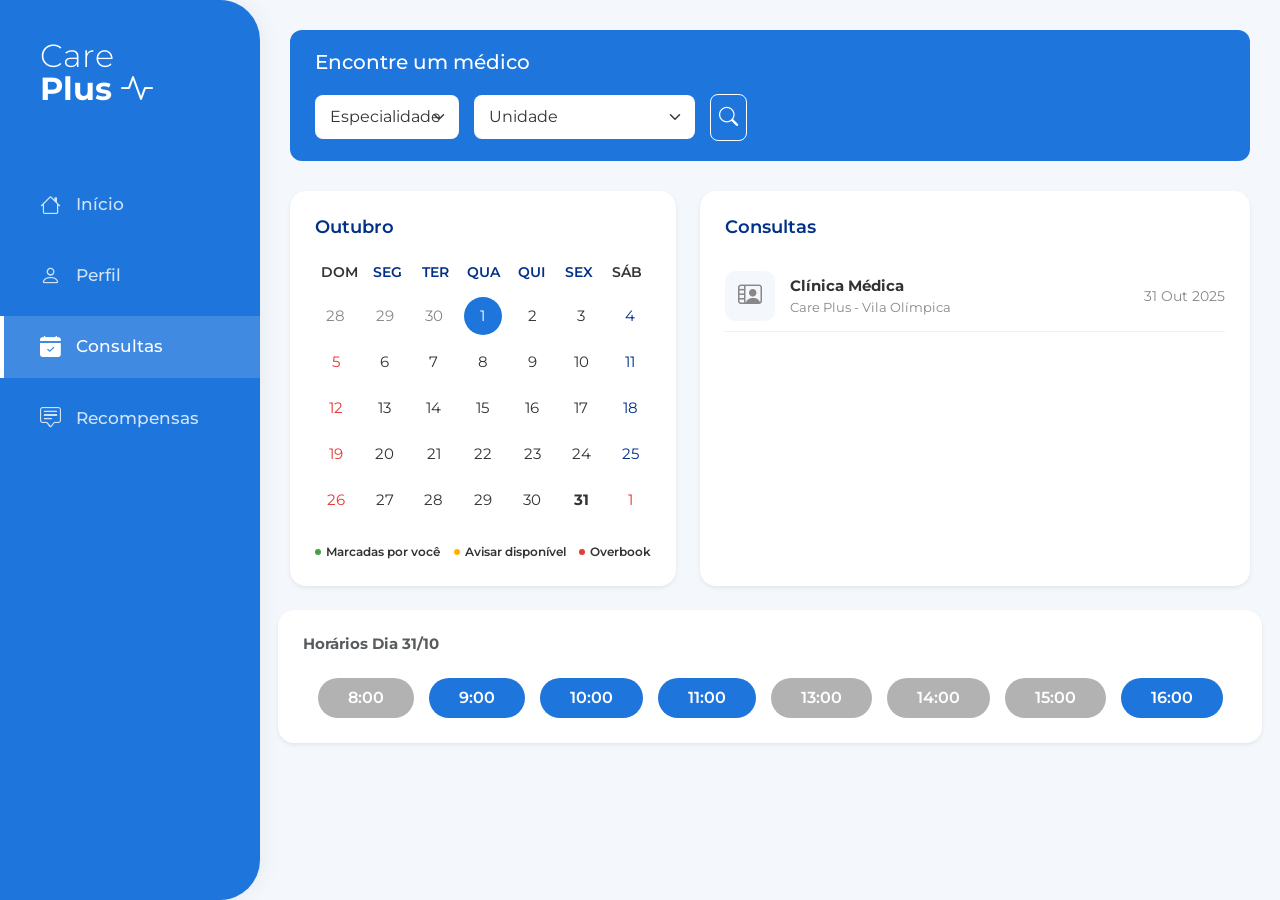
<file: index.html>
<!DOCTYPE html>
<html lang="pt-br">
<head>
    <meta charset="UTF-8" />
    <meta name="viewport" content="width=device-width, initial-scale=1.0" />
    <title>Care Plus - Agendamentos</title>
    <!-- Bootstrap 5 -->
    <link href="https://cdn.jsdelivr.net/npm/bootstrap@5.3.0/dist/css/bootstrap.min.css" rel="stylesheet" />
    <!-- Bootstrap Icons -->
    <link rel="stylesheet" href="https://cdn.jsdelivr.net/npm/bootstrap-icons@1.11.1/font/bootstrap-icons.css" />
    <!-- Google Fonts -->
    <link href="https://fonts.googleapis.com/css2?family=Montserrat:wght@300;400;500;600;700&display=swap" rel="stylesheet" />
    <!-- Custom CSS -->
    <link rel="stylesheet" href="src/assets/css/calendar.css" />
</head>
<body>
    <div id="app-container">
        <!-- Sidebar -->
        <nav class="sidebar">
            <div class="brand mb-4">
                <h2 class="fw-bold m-0" style="color: white; line-height: 1;"><span style="font-weight: 300;">Care</span><br>Plus <i class="bi bi-activity"></i></h2>
            </div>
            
            <ul class="sidebar-nav">
                <li><a href="inicio.html"><i class="bi bi-house"></i> Início</a></li>
                <li><a href="perfil.html"><i class="bi bi-person"></i> Perfil</a></li>
                <li><a href="index.html" class="active"><i class="bi bi-calendar-check-fill"></i> Consultas</a></li>
                <li><a href="#"><i class="bi bi-chat-square-text"></i> Recompensas</a></li>
            </ul>
        </nav>

        <!-- Main Content -->
        <main class="main-content">
            <div class="mx-auto w-100" style="max-width: 1400px;">
            
            <!-- Search Panel -->
            <div class="search-panel">
                <h5>Encontre um médico</h5>
                <form class="search-form align-items-center">
                    <select class="form-select w-auto" id="searchSpecialty">
                        <option value="Todas" selected>Especialidade</option>
                        <option value="Clínica Médica">Clínica Médica</option>
                        <option value="Ortopedista">Ortopedia</option>
                        <option value="Dermatologista">Dermatologia</option>
                        <option value="Cardiologista">Cardiologia</option>
                    </select>

                    <select class="form-select w-auto" id="searchUnit">
                        <option value="Todas" selected>Unidade</option>
                        <option value="1">Care Plus - Vila Olímpica</option>
                        <option value="2">Care Plus - Paulista</option>
                    </select>

                    <button type="button" class="search-btn h-100 p-2 ml-2" id="searchBtn">
                        <i class="bi bi-search" style="font-size: 1.2rem;"></i>
                    </button>
                </form>
            </div>

            <div class="row g-4 mb-4">
                <!-- Calendar Section -->
                <div class="col-lg-5">
                    <div class="care-card shadow-sm">
                        <h4 class="card-title" style="margin-bottom: 25px;">Outubro</h4>
                        
                        <div class="calendar-header">
                            <div style="color: var(--text-dark);">DOM</div>
                            <div>SEG</div>
                            <div>TER</div>
                            <div>QUA</div>
                            <div>QUI</div>
                            <div>SEX</div>
                            <div style="color: var(--text-dark);">SÁB</div>
                        </div>

                        <div class="calendar-grid" id="calendarGrid">
                            <!-- Previous month days -->
                            <div class="calendar-day">28</div>
                            <div class="calendar-day">29</div>
                            <div class="calendar-day">30</div>
                            
                            <!-- Current month days -->
                            <!-- Destaques baseados nas cores da imagem -->
                            <div class="calendar-day current-month active-day text-white">1</div>
                            <div class="calendar-day current-month">2</div>
                            <div class="calendar-day current-month">3</div>
                            <div class="calendar-day current-month weekend">4</div>
                            
                            <!-- Simulating rest of dates based on image... -->
                            <div class="calendar-day current-month weekend" style="color: var(--care-danger);">5</div>
                            <div class="calendar-day current-month">6</div>
                            <div class="calendar-day current-month">7</div>
                            <div class="calendar-day current-month">8</div>
                            <div class="calendar-day current-month">9</div>
                            <div class="calendar-day current-month">10</div>
                            <div class="calendar-day current-month weekend">11</div>

                            <div class="calendar-day current-month weekend" style="color: var(--care-danger);">12</div>
                            <div class="calendar-day current-month has-user-event">13</div>
                            <div class="calendar-day current-month has-user-event">14</div>
                            <div class="calendar-day current-month has-warning">15</div>
                            <div class="calendar-day current-month has-user-event">16</div>
                            <div class="calendar-day current-month has-user-event">17</div>
                            <div class="calendar-day current-month weekend">18</div>

                            <div class="calendar-day current-month weekend" style="color: var(--care-danger);">19</div>
                            <div class="calendar-day current-month has-user-event">20</div>
                            <div class="calendar-day current-month has-user-event">21</div>
                            <div class="calendar-day current-month has-user-event">22</div>
                            <div class="calendar-day current-month has-user-event">23</div>
                            <div class="calendar-day current-month has-user-event">24</div>
                            <div class="calendar-day current-month weekend">25</div>

                            <div class="calendar-day current-month weekend" style="color: var(--care-danger);">26</div>
                            <div class="calendar-day current-month has-warning">27</div>
                            <div class="calendar-day current-month has-user-event">28</div>
                            <div class="calendar-day current-month has-user-event">29</div>
                            <div class="calendar-day current-month has-danger">30</div>
                            <div class="calendar-day current-month has-danger" style="color: var(--text-dark); font-weight: bold;">31</div>
                            <div class="calendar-day weekend" style="color: var(--care-danger);">1</div>
                        </div>

                        <!-- Legends -->
                        <div class="calendar-legend mt-4">
                            <div class="legend-item">
                                <span class="dot dot-success"></span> Marcadas por você
                            </div>
                            <div class="legend-item">
                                <span class="dot dot-warning"></span> Avisar disponível
                            </div>
                            <div class="legend-item">
                                <span class="dot dot-danger"></span> Overbook
                            </div>
                        </div>
                    </div>
                </div>

                <!-- Consultations list section -->
                <div class="col-lg-7">
                    <div class="care-card shadow-sm h-100">
                        <h4 class="card-title mb-4">Consultas</h4>
                        
                        <div class="appointment-list">
                            <!-- Item 1 -->
                            <div class="appointment-list-item">
                                <div class="appointment-icon">
                                    <i class="bi bi-person-video2" style="font-size: 1.5rem; color: var(--text-muted);"></i>
                                </div>
                                <div class="appointment-details">
                                    <p class="appointment-title">Clínica Médica</p>
                                    <p class="appointment-sub">Care Plus - Vila Olímpica</p>
                                </div>
                                <div class="appointment-date text-end">
                                    <span class="date-main">31 Out 2025</span>
                                </div>
                            </div>
                            
                        <div class="appointment-list" id="appointmentListContainer">
                            <!-- Injected recursively by main.js -->
                        </div>
                    </div>
                </div>
            </div>

            <!-- Time Slots Section (Image 1 reference) -->
            <div class="care-card shadow-sm mb-4">
                <h6 class="text-muted fw-bold mb-4" style="font-size: 0.95rem;">Horários Dia 31/10</h6>
                <div class="time-slots">
                    <button class="time-slot" disabled>8:00</button>
                    <button class="time-slot available">9:00</button>
                    <button class="time-slot available">10:00</button>
                    <button class="time-slot available">11:00</button>
                    <button class="time-slot" disabled>13:00</button>
                    <button class="time-slot" disabled>14:00</button>
                    <button class="time-slot" disabled>15:00</button>
                    <button class="time-slot available">16:00</button>
                </div>
            </div>

            <!-- Médicos Fictícios -->
            <div class="row mt-4 mb-4" id="doctorsContainer">
                <!-- Injected via main.js -->
            </div>
            
            </div> <!-- Fechamento da div mx-auto -->
        </main>
    </div>

    <!-- Bootstrap 5 JS -->
    <script src="https://cdn.jsdelivr.net/npm/bootstrap@5.3.0/dist/js/bootstrap.bundle.min.js"></script>
    
    <!-- Custom JS -->
    <script type="module" src="src/scripts/main.js"></script>
</body>
</html>
</file>
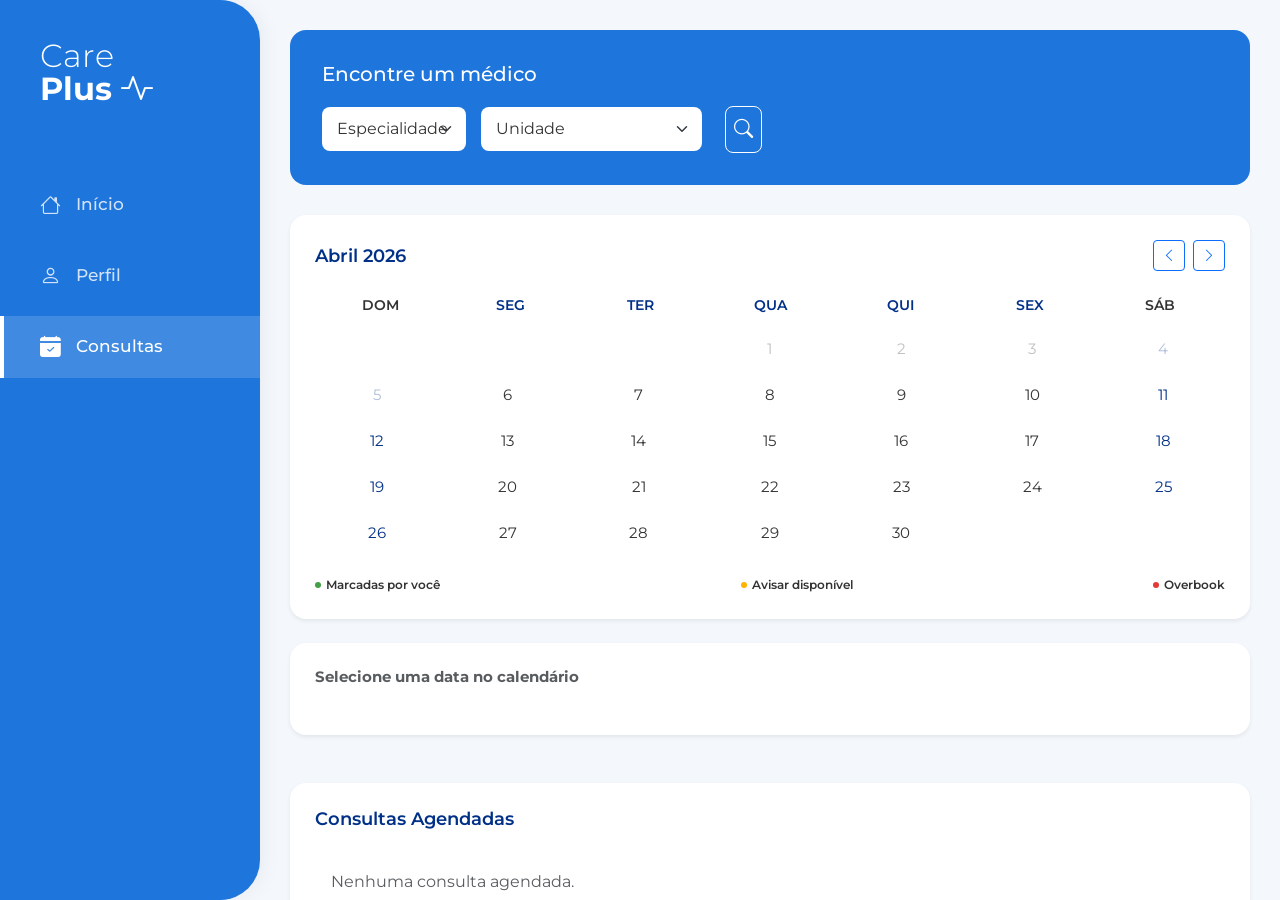
<file: consultas.html>
<!doctype html>
<html lang="pt-br">
  <head>
    <meta charset="UTF-8" />
    <meta name="viewport" content="width=device-width, initial-scale=1.0" />
    <title>Care Plus - Agendamentos</title>
    <!-- Bootstrap 5 -->
    <link
      href="https://cdn.jsdelivr.net/npm/bootstrap@5.3.0/dist/css/bootstrap.min.css"
      rel="stylesheet"
    />
    <!-- Bootstrap Icons -->
    <link
      rel="stylesheet"
      href="https://cdn.jsdelivr.net/npm/bootstrap-icons@1.11.1/font/bootstrap-icons.css"
    />
    <!-- Google Fonts -->
    <link
      href="https://fonts.googleapis.com/css2?family=Montserrat:wght@300;400;500;600;700&display=swap"
      rel="stylesheet"
    />
    <!-- Estilos Refatorados -->
    <link rel="stylesheet" href="src/assets/css/global.css" />
    <link rel="stylesheet" href="src/assets/css/consultas.css" />
  </head>
  <body>
    <!-- Mobile Header -->
    <div class="mobile-header">
      <div class="fw-bold m-0" style="line-height: 1">
        <span style="font-weight: 300">Care</span>Plus
      </div>
      <button class="btn text-white p-0" id="sidebarToggle">
        <i class="bi bi-list" style="font-size: 1.8rem"></i>
      </button>
    </div>

    <div id="app-container">
      <!-- Sidebar -->
      <nav class="sidebar" id="sidebar">
        <div
          class="brand mb-4 d-flex justify-content-between align-items-center"
        >
          <h2 class="fw-bold m-0" style="color: white; line-height: 1">
            <span style="font-weight: 300">Care</span><br />Plus
            <i class="bi bi-activity"></i>
          </h2>
          <button class="btn d-lg-none text-white p-0" id="sidebarClose">
            <i class="bi bi-x-lg"></i>
          </button>
        </div>

        <ul class="sidebar-nav">
          <li>
            <a href="inicio.html"><i class="bi bi-house"></i> Início</a>
          </li>
          <li>
            <a href="perfil.html"><i class="bi bi-person"></i> Perfil</a>
          </li>
          <li>
            <a href="consultas.html" class="active"
              ><i class="bi bi-calendar-check-fill"></i> Consultas</a
            >
          </li>
        </ul>
      </nav>

      <!-- Main Content -->
      <main class="main-content">
        <div class="mx-auto w-100" style="max-width: 1400px">
          <!-- Search Panel -->
          <div class="search-panel">
            <h5>Encontre um médico</h5>
            <form class="search-form align-items-center">
              <select class="form-select w-auto" id="searchSpecialty">
                <option value="Todas" selected>Especialidade</option>
                <option value="Clínica Médica">Clínica Médica</option>
                <option value="Ortopedista">Ortopedia</option>
                <option value="Dermatologista">Dermatologia</option>
                <option value="Cardiologista">Cardiologia</option>
              </select>

              <select class="form-select w-auto" id="searchUnit">
                <option value="Todas" selected>Unidade</option>
                <option value="1">Care Plus - Vila Olímpica</option>
                <option value="2">Care Plus - Paulista</option>
              </select>

              <button
                type="button"
                class="search-btn h-100 p-2 ms-2"
                id="searchBtn"
                aria-label="Pesquisar"
              >
                <i class="bi bi-search" style="font-size: 1.2rem"></i>
              </button>
            </form>
          </div>

          <div class="row g-4 mb-4">
            <!-- Calendar Section -->
            <div class="col-12">
              <div class="care-card shadow-sm">
                <div
                  class="d-flex justify-content-between align-items-center mb-4"
                >
                  <h4 class="card-title mb-0" id="currentMonthLabel">
                    Abril 2026
                  </h4>
                  <div class="d-flex gap-2">
                    <button
                      class="btn btn-outline-primary btn-sm"
                      id="prevMonth"
                      aria-label="Mês anterior"
                    >
                      <i class="bi bi-chevron-left"></i>
                    </button>
                    <button
                      class="btn btn-outline-primary btn-sm"
                      id="nextMonth"
                      aria-label="Próximo mês"
                    >
                      <i class="bi bi-chevron-right"></i>
                    </button>
                  </div>
                </div>

                <div class="calendar-header">
                  <div style="color: var(--text-dark)">DOM</div>
                  <div>SEG</div>
                  <div>TER</div>
                  <div>QUA</div>
                  <div>QUI</div>
                  <div>SEX</div>
                  <div style="color: var(--text-dark)">SÁB</div>
                </div>

                <div class="calendar-grid" id="calendarGrid">
                  <!-- Injetado dinamicamente via renderCalendar no main.js -->
                </div>

                <!-- Legends -->
                <div class="calendar-legend mt-4">
                  <div class="legend-item">
                    <span class="dot dot-success"></span> Marcadas por você
                  </div>
                  <div class="legend-item">
                    <span class="dot dot-warning"></span> Avisar disponível
                  </div>
                  <div class="legend-item">
                    <span class="dot dot-danger"></span> Overbook
                  </div>
                </div>
              </div>
            </div>
          </div>

          <!-- Time Slots Section (Image 1 reference) -->
          <div class="care-card shadow-sm mb-4">
            <h6
              id="selectedDayLabel"
              class="text-muted fw-bold mb-4"
              style="font-size: 0.95rem"
            >
              Selecione uma data no calendário
            </h6>
            <div class="time-slots" id="timeSlotsContainer">
              <!-- Injetado via JS -->
            </div>
          </div>

          <!-- Médicos Fictícios -->
          <div class="row mt-4 mb-4" id="doctorsContainer">
            <!-- Injected via main.js -->
          </div>

          <!-- Consultations list section -->
          <div class="care-card shadow-sm mb-4">
            <h4 class="card-title mb-4">Consultas Agendadas</h4>
            <div class="appointment-list" id="appointmentListContainer">
              <p class="text-muted p-3">Carregando consultas...</p>
            </div>
          </div>
        </div>
        <!-- Fechamento da div mx-auto -->
      </main>
    </div>

    <!-- Bootstrap 5 JS -->
    <script src="https://cdn.jsdelivr.net/npm/bootstrap@5.3.0/dist/js/bootstrap.bundle.min.js"></script>

    <!-- Custom JS -->
    <script type="module" src="src/scripts/main.js"></script>
  </body>
</html>
</file>
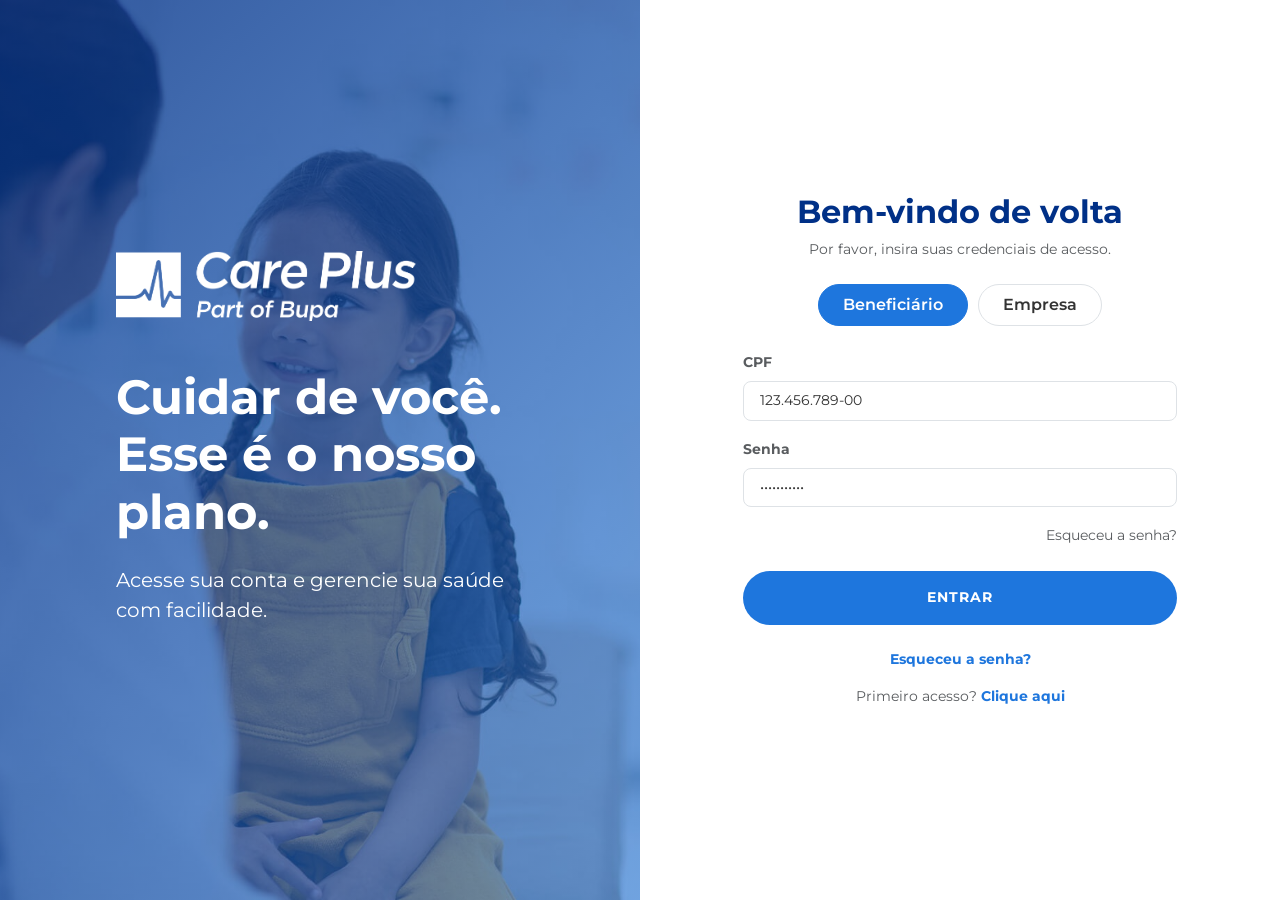
<file: login.html>
<!doctype html>
<html lang="pt-br">
  <head>
    <meta charset="UTF-8" />
    <meta name="viewport" content="width=device-width, initial-scale=1.0" />
    <title>Care Plus - Login</title>
    <!-- Bootstrap 5 CSS -->
    <link
      href="https://cdn.jsdelivr.net/npm/bootstrap@5.3.0/dist/css/bootstrap.min.css"
      rel="stylesheet"
    />
    <!-- Bootstrap Icons -->
    <link
      rel="stylesheet"
      href="https://cdn.jsdelivr.net/npm/bootstrap-icons@1.11.1/font/bootstrap-icons.css"
    />
    <!-- Google Fonts: Montserrat -->
    <link
      href="https://fonts.googleapis.com/css2?family=Montserrat:wght@300;400;500;600;700&display=swap"
      rel="stylesheet"
    />
    <!-- Custom CSS -->
    <link rel="stylesheet" href="src/assets/css/login.css" />
  </head>
  <body>
    <div class="container-fluid h-100 p-0 overflow-hidden">
      <div class="row h-100 g-0">
        <!-- Left Panel (Branding) -->
        <div
          class="col-lg-6 d-none d-lg-flex flex-column justify-content-center align-items-center text-white p-5 left-panel"
        >
          <div class="branding-overlay"></div>
          <div class="branding-content w-75 position-relative">
            <div class="logo mb-5">
              <img
                src="src/assets/imgs/logo2.png"
                alt="Care Plus Logo"
                style="height: 70px; filter: brightness(0) invert(1)"
              />
            </div>
            <h1 class="display-5 fw-bold mb-4">
              Cuidar de você.<br />Esse é o nosso plano.
            </h1>
            <p class="fs-5 mb-4">
              Acesse sua conta e gerencie sua saúde com facilidade.
            </p>
          </div>
        </div>

        <!-- Right Panel (Login Form) -->
        <div
          class="col-lg-6 col-md-12 d-flex justify-content-center align-items-center bg-white p-4 right-panel"
        >
          <div
            class="card border-0 p-2 login-card w-100"
            style="max-width: 450px"
          >
            <div class="card-body text-center p-0">
              <div class="login-header mb-4 d-lg-none">
                <img
                  src="src/assets/imgs/care-logo.svg"
                  alt="Care Plus Logo"
                  style="height: 60px"
                />
              </div>
              <h2 class="fw-bold mb-2 color-corporate">Bem-vindo de volta</h2>
              <p class="text-muted mb-4 small">
                Por favor, insira suas credenciais de acesso.
              </p>

              <!-- Tabs for Category -->
              <div
                class="nav nav-pills mb-4 justify-content-center care-tabs"
                id="pills-tab"
                role="tablist"
              >
                <button
                  class="nav-link active rounded-pill px-4 small"
                  data-bs-toggle="pill"
                >
                  Beneficiário
                </button>
                <button
                  class="nav-link rounded-pill px-4 small"
                  data-bs-toggle="pill"
                >
                  Empresa
                </button>
              </div>

              <form id="loginForm" class="text-start">
                <div class="mb-3">
                  <label for="email" class="form-label text-muted small fw-bold"
                    >CPF</label
                  >
                  <input
                    type="text"
                    class="form-control rounded-3 py-2 px-3"
                    id="email"
                    placeholder="000.000.000-00"
                    value="123.456.789-00"
                    required
                  />
                </div>
                <div class="mb-3">
                  <label
                    for="password"
                    class="form-label text-muted small fw-bold"
                    >Senha</label
                  >
                  <input
                    type="password"
                    class="form-control rounded-3 py-2 px-3"
                    id="password"
                    placeholder="Sua senha"
                    value="password123"
                    required
                  />
                </div>
                <div class="text-end mb-4">
                  <a href="#" class="text-decoration-none small text-muted"
                    >Esqueceu a senha?</a
                  >
                </div>

                <button
                  type="submit"
                  class="btn btn-primary-care w-100 py-3 mb-4 rounded-pill fw-bold"
                >
                  ENTRAR
                </button>

                <div class="text-center">
                  <a
                    href="#"
                    class="text-decoration-none small color-primary fw-bold d-block mb-3"
                    >Esqueceu a senha?</a
                  >
                  <p class="small text-muted mb-0">
                    Primeiro acesso?
                    <a
                      href="#"
                      class="color-primary fw-bold text-decoration-none"
                      >Clique aqui</a
                    >
                  </p>
                </div>
              </form>
            </div>
          </div>
        </div>
      </div>
    </div>

    <!-- Bootstrap 5 JS -->
    <script src="https://cdn.jsdelivr.net/npm/bootstrap@5.3.0/dist/js/bootstrap.bundle.min.js"></script>
    <!-- Custom JS -->
    <script src="src/scripts/login.js"></script>
  </body>
</html>
</file>
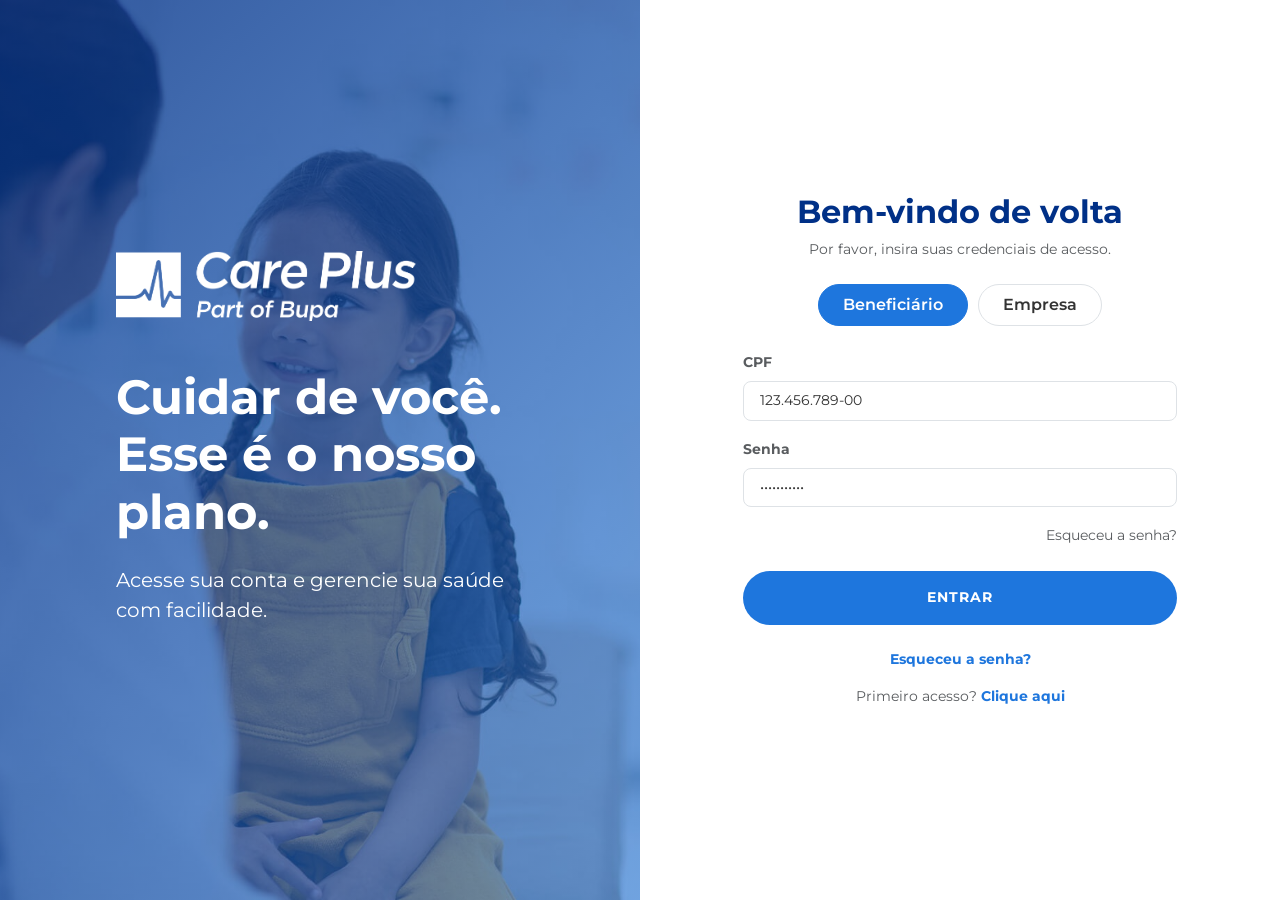
<file: src/login.html>
<!DOCTYPE html>
<html lang="pt-br">
<head>
    <meta charset="UTF-8">
    <meta name="viewport" content="width=device-width, initial-scale=1.0">
    <title>Care Plus - Login</title>
    <!-- Bootstrap 5 CSS -->
    <link href="https://cdn.jsdelivr.net/npm/bootstrap@5.3.0/dist/css/bootstrap.min.css" rel="stylesheet">
    <!-- Bootstrap Icons -->
    <link rel="stylesheet" href="https://cdn.jsdelivr.net/npm/bootstrap-icons@1.11.1/font/bootstrap-icons.css">
    <!-- Google Fonts: Montserrat -->
    <link href="https://fonts.googleapis.com/css2?family=Montserrat:wght@300;400;500;600;700&display=swap" rel="stylesheet">
    <!-- Custom CSS -->
    <link rel="stylesheet" href="style.css">
</head>
<body>
    <div class="container-fluid h-100 p-0 overflow-hidden">
        <div class="row h-100 g-0">
            <!-- Left Panel (Branding) -->
            <div class="col-lg-6 d-none d-lg-flex flex-column justify-content-center align-items-center text-white p-5 left-panel">
                <div class="branding-overlay"></div>
                <div class="branding-content w-75  position-relative">
                    <div class="logo mb-5 ">
                        <img src="logo2.png" alt="Care Plus Logo" style="height: 70px; filter: brightness(0) invert(1);">
                    </div>
                    <h1 class="display-5 fw-bold mb-4">Cuidar de você.<br>Esse é o nosso plano.</h1>
                    <p class="fs-5 mb-4">Acesse sua conta e gerencie sua saúde com facilidade.</p>
                </div>
            </div>

            <!-- Right Panel (Login Form) -->
            <div class="col-lg-6 col-md-12 d-flex justify-content-center align-items-center bg-white p-4 right-panel">
                <div class="card border-0 p-2 login-card w-100" style="max-width: 450px;">
                    <div class="card-body text-center p-0">
                        <div class="login-header mb-4 d-lg-none">
                            <img src="care-logo.svg" alt="Care Plus Logo" style="height: 60px;">
                        </div>
                        <h2 class="fw-bold mb-2 color-corporate">Bem-vindo de volta</h2>
                        <p class="text-muted mb-4 small">Por favor, insira suas credenciais de acesso.</p>
                        
                        <!-- Tabs for Category (Simplified for demo) -->
                        <div class="nav nav-pills mb-4 justify-content-center care-tabs" id="pills-tab" role="tablist">
                            <button class="nav-link active rounded-pill px-4 small" data-bs-toggle="pill">Beneficiário</button>
                            <button class="nav-link rounded-pill px-4 small" data-bs-toggle="pill">Empresa</button>
                        </div>

                        <form id="loginForm" class="text-start">
                            <div class="mb-3">
                                <label for="email" class="form-label text-muted small fw-bold">CPF</label>
                                <input type="text" class="form-control rounded-3 py-2 px-3" id="email" placeholder="000.000.000-00" value="123.456.789-00" required>
                            </div>
                            <div class="mb-3">
                                <label for="password" class="form-label text-muted small fw-bold">Senha</label>
                                <input type="password" class="form-control rounded-3 py-2 px-3" id="password" placeholder="Sua senha" value="password123" required>
                            </div>
                            <div class="text-end mb-4">
                                <a href="#" class="text-decoration-none small text-muted">Esqueceu a senha?</a>
                            </div>
                            
                            <button type="submit" class="btn btn-primary-care w-100 py-3 mb-4 rounded-pill fw-bold">ENTRAR</button>
                            
                            <div class="text-center">
                                <a href="#" class="text-decoration-none small color-primary fw-bold d-block mb-3">Esqueceu a senha?</a>
                                <p class="small text-muted mb-0">Primeiro acesso? <a href="#" class="color-primary fw-bold text-decoration-none">Clique aqui</a></p>
                            </div>
                        </form>
                    </div>
                </div>
            </div>
        </div>
    </div>

    <!-- Bootstrap 5 JS -->
    <script src="https://cdn.jsdelivr.net/npm/bootstrap@5.3.0/dist/js/bootstrap.bundle.min.js"></script>
    <!-- Custom JS -->
    <script src="script.js"></script>
</body>
</html>
</file>
<file: src/assets/css/calendar.css>
:root {
    --care-primary: #1E76DD;
    --care-corporate: #003087;
    --care-light: #F4F7FC;
    --care-white: #FFFFFF;
    --care-danger: #E53935;
    --care-warning: #FFB300;
    --care-success: #43A047;
    --text-dark: #333333;
    --text-muted: #888888;
    --sidebar-width: 260px;
}

body, html {
    font-family: 'Montserrat', sans-serif;
    background-color: var(--care-light);
    margin: 0;
    padding: 0;
    height: 100vh;
    overflow-x: hidden;
}

#app-container {
    display: flex;
    height: 100vh;
}

/* Sidebar */
.sidebar {
    width: var(--sidebar-width);
    background-color: var(--care-primary);
    color: white;
    height: 100vh;
    position: fixed;
    border-top-right-radius: 40px;
    border-bottom-right-radius: 40px;
    z-index: 1000;
    display: flex;
    flex-direction: column;
    padding: 40px 0;
    box-shadow: 4px 0 20px rgba(0,0,0,0.05);
}

.sidebar .brand {
    padding: 0 40px 40px 40px;
}

.sidebar-nav {
    list-style: none;
    padding: 0;
    margin: 0;
}

.sidebar-nav li {
    padding: 5px 0;
}

.sidebar-nav a {
    display: flex;
    align-items: center;
    padding: 15px 40px;
    color: rgba(255, 255, 255, 0.8);
    text-decoration: none;
    font-weight: 500;
    font-size: 1.05rem;
    transition: all 0.3s ease;
}

.sidebar-nav a i {
    margin-right: 15px;
    font-size: 1.3rem;
}

.sidebar-nav a:hover, .sidebar-nav a.active {
    color: white;
}

.sidebar-nav a.active {
    background: rgba(255, 255, 255, 0.15);
    border-left: 4px solid white;
    padding-left: 36px;
}

.sidebar-nav a.active i {
    color: white;
}

/* Main Content */
.main-content {
    margin-left: var(--sidebar-width);
    flex: 1;
    padding: 30px;
    overflow-y: auto;
}

/* Search Bar Panel */
.search-panel {
    background-color: var(--care-primary);
    border-radius: 12px;
    color: white;
    padding: 20px 25px;
    margin-bottom: 30px;
}

.search-panel h5 {
    font-weight: 500;
    margin-bottom: 20px;
}

.search-form {
    display: flex;
    gap: 15px;
}

.search-form .form-select {
    border-radius: 8px;
    border: none;
    padding: 10px 15px;
    color: var(--text-dark);
}

.search-btn {
    background: transparent;
    border: 1px solid white;
    border-radius: 8px;
    color: white;
    padding: 0 20px;
    transition: all 0.3s;
}

.search-btn:hover {
    background: white;
    color: var(--care-primary);
}

/* Cards */
.care-card {
    background: var(--care-white);
    border-radius: 16px;
    padding: 25px;
    box-shadow: 0 4px 15px rgba(0, 0, 0, 0.02);
    border: none;
    height: auto;
}

.card-title {
    color: var(--care-corporate);
    font-weight: 600;
    font-size: 1.1rem;
    margin-bottom: 20px;
}

/* Calendar Styling */
.calendar-header {
    display: grid;
    grid-template-columns: repeat(7, 1fr);
    text-align: center;
    color: var(--care-corporate);
    font-weight: 600;
    font-size: 0.85rem;
    margin-bottom: 15px;
}

.calendar-grid {
    display: grid;
    grid-template-columns: repeat(7, 1fr);
    gap: 8px;
    text-align: center;
}

.calendar-day {
    aspect-ratio: 1;
    display: flex;
    flex-direction: column;
    align-items: center;
    justify-content: center;
    cursor: pointer;
    font-size: 0.95rem;
    border-radius: 50%;
    color: var(--text-muted);
    transition: all 0.2s;
    position: relative;
    width: 38px;
    height: 38px;
    margin: 0 auto;
}

.calendar-day.current-month {
    color: var(--text-dark);
}

.calendar-day.active-day {
    background-color: var(--care-primary);
    color: white !important;
}

.calendar-day.has-event::after {
    content: '';
    position: absolute;
    bottom: 2px;
    width: 4px;
    height: 4px;
    border-radius: 50%;
    background-color: var(--care-warning);
}

.calendar-day.has-user-event::after {
    background-color: var(--care-success);
}

.calendar-day.no-availability::after {
    background-color: var(--care-danger);
}

.calendar-day.weekend {
    color: var(--care-corporate);
}

/* Legends */
.calendar-legend {
    display: flex;
    justify-content: space-between;
    margin-top: 25px;
    font-size: 0.75rem;
    color: var(--text-dark);
    font-weight: 600;
}

.legend-item {
    display: flex;
    align-items: center;
    gap: 5px;
}

.dot {
    width: 6px;
    height: 6px;
    border-radius: 50%;
    display: inline-block;
}

.dot-success { background-color: var(--care-success); }
.dot-warning { background-color: var(--care-warning); }
.dot-danger { background-color: var(--care-danger); }

/* Suggestion Card */
.suggestion-card {
    background: var(--care-white);
    border-radius: 16px;
    padding: 30px;
    text-align: center;
    height: 100%;
    display: flex;
    flex-direction: column;
    justify-content: center;
    box-shadow: 0 4px 15px rgba(0, 0, 0, 0.02);
}

.suggestion-icon {
    font-size: 2rem;
    color: var(--care-warning);
    margin-bottom: 20px;
    display: block;
    text-align: right;
}

.suggestion-text {
    color: var(--text-muted);
    font-size: 0.95rem;
    line-height: 1.5;
    margin-bottom: 25px;
}

.suggestion-text strong {
    color: var(--text-dark);
}

/* Time Slots */
.time-slots {
    display: flex;
    flex-wrap: wrap;
    gap: 15px;
    justify-content: center;
}

.time-slot {
    background-color: #B2B2B2;
    color: white;
    border: none;
    border-radius: 20px;
    padding: 8px 30px;
    font-weight: 600;
    transition: all 0.3s;
}

.time-slot.available {
    background-color: var(--care-primary);
}

.time-slot.available:hover {
    background-color: #155FA8;
    transform: translateY(-2px);
}

/* Large Consultations List */
.appointment-list-item {
    display: flex;
    align-items: center;
    gap: 15px;
    padding: 10px 0;
    border-bottom: 1px solid #F0F0F0;
}

.appointment-list-item:last-child {
    border-bottom: none;
}

.appointment-icon {
    width: 50px;
    height: 50px;
    background-color: var(--care-light);
    border-radius: 10px;
    display: flex;
    align-items: center;
    justify-content: center;
    color: var(--text-dark);
    font-size: 1.2rem;
}

.appointment-details {
    flex: 1;
}

.appointment-title {
    font-weight: 700;
    color: var(--text-dark);
    margin: 0;
    font-size: 0.95rem;
}

.appointment-sub {
    color: var(--text-muted);
    margin: 0;
    font-size: 0.8rem;
}

.appointment-date {
    text-align: right;
}

.appointment-date .date-main {
    font-size: 0.85rem;
    color: var(--text-muted);
    display: block;
}

.appointment-date .status-overbook {
    color: var(--care-danger);
    font-weight: 600;
    font-size: 0.8rem;
}

/* Bottom columns */
.month-column-title {
    color: var(--care-corporate);
    font-weight: 600;
    font-size: 1rem;
    margin-bottom: 20px;
}

/* Profile header block */
.profile-card {
    display: flex;
    align-items: center;
    gap: 20px;
    background: var(--care-white);
    border-radius: 16px;
    padding: 20px;
    box-shadow: 0 4px 15px rgba(0, 0, 0, 0.02);
}

.profile-avatar {
    width: 70px;
    height: 70px;
    border-radius: 50%;
    object-fit: cover;
    border: 3px solid var(--care-primary);
}

.profile-info h4 {
    color: var(--care-primary);
    font-weight: 600;
    margin: 0 0 5px 0;
    font-size: 1.1rem;
}

.profile-info p {
    color: var(--text-muted);
    margin: 0;
    font-size: 0.85rem;
    line-height: 1.3;
}

.profile-info p strong {
    color: var(--text-dark);
}

.specialty-icon-card {
    display: flex;
    align-items: center;
    gap: 15px;
}

.specialty-icon-card i {
    font-size: 2.5rem;
    color: var(--text-muted);
}

.specialty-icon-card h5 {
    color: var(--text-dark);
    margin: 0 0 5px 0;
    font-weight: 700;
}

.specialty-icon-card p {
    color: var(--text-muted);
    margin: 0;
    font-size: 0.85rem;
}

/* GAMIFICATION & PROFILE DASHBOARD STYLES */

.profile-center-card {
    border-radius: 20px;
    padding: 30px;
}

.edit-badge {
    position: absolute;
    bottom: 5px;
    right: 5px;
    background-color: var(--care-primary);
    color: white;
    width: 35px;
    height: 35px;
    border-radius: 50%;
    display: flex;
    align-items: center;
    justify-content: center;
    border: 3px solid white;
    cursor: pointer;
    box-shadow: 0 2px 5px rgba(0,0,0,0.2);
    font-size: 0.9rem;
}

.gold-badge {
    background-color: #F8B400;
    color: white;
    font-weight: 600;
    font-size: 0.85rem;
}

.btn-edit {
    font-size: 0.75rem;
    font-weight: 600;
    padding: 5px 15px;
}

.info-group {
    display: flex;
    flex-direction: column;
}

.info-label {
    font-size: 0.85rem;
    font-weight: 700;
    color: var(--care-corporate);
}

.info-value {
    font-size: 0.85rem;
    color: var(--text-muted);
    margin-top: 2px;
}

.ouro-badge-icon {
    width: 50px;
    height: 50px;
    background: linear-gradient(135deg, #F8B400 0%, #F59D00 100%);
    border-radius: 5px;
    display: flex;
    align-items: center;
    justify-content: center;
    color: white;
    font-size: 1.8rem;
    position: relative;
}

.ouro-badge-icon::after {
    content: '';
    position: absolute;
    bottom: -8px;
    border-left: 10px solid transparent;
    border-right: 10px solid transparent;
    border-top: 10px solid #F59D00;
}

.x2-badge {
    width: 35px;
    height: 35px;
    background-color: #F8B400;
    color: white;
    font-weight: 700;
    border-radius: 50%;
    display: flex;
    align-items: center;
    justify-content: center;
    border: 3px solid #FFF3D6;
    font-size: 0.9rem;
}

/* Timeline Recompensas */
.rewards-timeline {
    position: relative;
    padding-left: 10px;
}

.rewards-timeline::before {
    content: '';
    position: absolute;
    top: 25px;
    bottom: 50px;
    left: 44px; /* 10px padding-left + 35px (half of 70px icon-wrapper) - 1px (half of 2px width) */
    width: 2px;
    background: linear-gradient(to bottom, #FFD56B 0%, #FFD56B 60%, rgba(255,213,107,0) 95%);
    z-index: 1;
}

.timeline-step {
    position: relative;
    display: flex;
    align-items: center;
    gap: 0;
    padding-bottom: 45px;
    z-index: 2;
}

.icon-wrapper {
    width: 70px;
    display: flex;
    justify-content: center;
    align-items: center;
    flex-shrink: 0;
}

.step-content {
    margin-left: 20px;
    flex: 1;
}

.timeline-step .step-icon {
    width: 40px;
    height: 40px;
    border-radius: 50%;
    display: flex;
    align-items: center;
    justify-content: center;
    font-weight: 700;
    font-size: 1.1rem;
    box-shadow: none;
    border: none;
    color: white;
}

.timeline-step.completed .step-icon,
.timeline-step.current .step-icon {
    background-color: #FFD56B; /* Light yellow */
}

.timeline-step.current .step-icon.darker-yellow {
    background-color: #F9B036; /* Darker yellow for step 3 */
}

.timeline-step.upcoming .step-icon {
    background-color: #FFD56B; /* Light yellow for step 4 too */
}

.timeline-step .step-text {
    font-size: 0.95rem;
}

/* Complex Diamond Badge CSS */
.diamond-badge-complex {
    display: flex;
    justify-content: center;
    position: relative;
    z-index: 5;
}

.diamond-badge-container {
    width: 65px;
    height: 65px;
    position: relative;
    display: flex;
    flex-direction: column;
    align-items: center;
}

.diamond-rosette {
    width: 65px;
    height: 65px;
    background-color: #A6EAFC;
    position: absolute;
    top: 0;
    clip-path: polygon(50% 0%, 58.2% 8.8%, 69.1% 3.8%, 73.4% 15.1%, 85.3% 14.6%, 84.9% 26.6%, 96.2% 30.8%, 91.2% 41.8%, 100% 50%, 91.2% 58.2%, 96.2% 69.1%, 84.9% 73.4%, 85.3% 85.3%, 73.4% 84.9%, 69.1% 96.2%, 58.2% 91.2%, 50% 100%, 41.8% 91.2%, 30.9% 96.2%, 26.6% 84.9%, 14.7% 85.3%, 15.1% 73.4%, 3.8% 69.1%, 8.8% 58.2%, 0% 50%, 8.8% 41.8%, 3.8% 30.8%, 15.1% 26.6%, 14.7% 14.6%, 26.6% 15.1%, 30.9% 3.8%, 41.8% 8.8%);
    display: flex;
    align-items: center;
    justify-content: center;
    z-index: 1;
}

.diamond-inner {
    width: 41px;
    height: 41px;
    background-color: #5BCAFA;
    border-radius: 50%;
    display: flex;
    align-items: center;
    justify-content: center;
    color: white;
    z-index: 2;
    position: absolute;
    top: 12px;
}

.diamond-ribbon {
    position: absolute;
    bottom: -18px;
    width: 38px;
    height: 35px;
    background-color: #267DBE;
    clip-path: polygon(0 0, 100% 0, 100% 100%, 50% 70%, 0 100%);
    z-index: 0;
}

/* Progress Circles */
.circular-progress {
    position: relative;
    width: 90px;
    height: 90px;
}

.mini-circular-progress {
    position: relative;
    width: 55px;
    height: 55px;
}

.circular-progress svg,
.mini-circular-progress svg {
    width: 100%;
    height: 100%;
    transform: rotate(-90deg);
}

/* Dashboard Início Styles */
.header-profile {
    display: flex;
    align-items: center;
    gap: 15px;
}

.header-profile-img {
    position: relative;
    width: 50px;
    height: 50px;
}

.header-profile-img img {
    width: 100%;
    height: 100%;
    border-radius: 50%;
    object-fit: cover;
    border: 2px solid white;
    box-shadow: 0 2px 10px rgba(0,0,0,0.05);
}

.header-profile-badge {
    position: absolute;
    bottom: -2px;
    right: -2px;
    background-color: var(--care-primary);
    color: white;
    width: 18px;
    height: 18px;
    border-radius: 50%;
    display: flex;
    align-items: center;
    justify-content: center;
    font-size: 0.6rem;
    border: 2px solid white;
}

.header-icons {
    display: flex;
    gap: 15px;
    color: var(--care-corporate);
    font-size: 1.3rem;
    margin-left: 10px;
}

.notification-bell {
    position: relative;
    cursor: pointer;
}

.notification-dot {
    position: absolute;
    top: 2px;
    right: 2px;
    width: 8px;
    height: 8px;
    background-color: var(--care-danger);
    border-radius: 50%;
    border: 1px solid white;
}

.risk-card {
    background-color: #F8FAFC !important;
    border: none;
    border-radius: 16px;
}

.btn-action-pill {
    background-color: #E8F5FE;
    color: var(--care-primary);
    border-radius: 30px;
    border: none;
    font-weight: 600;
    font-size: 0.95rem;
    padding: 10px 20px;
    transition: all 0.2s;
}

.btn-action-pill:hover {
    background-color: var(--care-primary);
    color: white;
}

.point-history-card {
    background-color: #F1F6F9;
    border-radius: 12px;
    padding: 12px 10px;
    display: flex;
    flex-direction: column;
    align-items: center;
    justify-content: center;
    text-align: center;
    min-width: 85px;
}

.history-points.positive {
    color: var(--care-primary);
    font-weight: 700;
    font-size: 0.85rem;
    margin-bottom: 8px;
}

.history-points.negative {
    color: #8E9BAA;
    font-weight: 700;
    font-size: 0.85rem;
    margin-bottom: 8px;
}

.history-desc {
    color: var(--text-dark);
    font-size: 0.65rem;
    line-height: 1.2;
    margin-bottom: 8px;
    font-weight: 500;
}

.history-date {
    color: #66C5F0;
    font-weight: 700;
    font-size: 0.65rem;
}

.calendar-day.line-danger::after {
    content: '';
    position: absolute;
    bottom: 2px;
    width: 6px;
    height: 2px;
    background-color: var(--care-danger);
    border-radius: 2px;
}

.calendar-day.line-multiple::after {
    content: '';
    position: absolute;
    bottom: 2px;
    width: 12px;
    height: 2px;
    background: linear-gradient(to right, var(--care-success) 0%, var(--care-success) 50%, #F8B400 50%, #F8B400 100%);
    border-radius: 2px;
}

.bg-circle {
    fill: none;
    stroke: #E2E8F0;
    stroke-width: 8;
}
.progress-circle {
    fill: none;
    stroke: var(--care-primary);
    stroke-width: 8;
    stroke-linecap: round;
    transition: stroke-dashoffset 1s ease;
}

.progress-text {
    position: absolute;
    top: 50%;
    left: 50%;
    transform: translate(-50%, -50%);
    font-weight: 700;
    color: var(--care-primary);
    font-size: 1.1rem;
    white-space: nowrap;
    text-align: center;
}

.mini-circular-progress .progress-text {
    font-size: 0.65rem;
    letter-spacing: -0.2px;
    color: var(--care-corporate);
}

/* Checklist */
.checklist li {
    margin-bottom: 12px;
    font-size: 0.85rem;
    color: var(--text-muted);
    display: flex;
    align-items: center;
    gap: 10px;
}

.checklist-check {
    color: var(--care-primary);
    font-size: 1.1rem;
}

.checklist-cross {
    color: #CBD5E1;
    font-size: 1.1rem;
}
</file>
<file: src/assets/css/global.css>
/* ESTILOS GLOBAIS E ESTRUTURA BASE */
:root {
  --care-primary: #1e76dd;
  --care-corporate: #003087;
  --care-light: #f4f7fc;
  --care-white: #ffffff;
  --care-danger: #e53935;
  --care-warning: #ffb300;
  --care-success: #43a047;
  --text-dark: #333333;
  --text-muted: #888888;
  --sidebar-width: 260px;
}

body,
html {
  font-family: "Montserrat", sans-serif;
  background-color: var(--care-light);
  margin: 0;
  padding: 0;
  height: 100vh;
  overflow-x: hidden;
}

#app-container {
  display: flex;
  height: 100vh;
}

/* --- Sidebar & Layout Navigation --- */
.sidebar {
  width: var(--sidebar-width);
  background-color: var(--care-primary);
  color: white;
  height: 100vh;
  position: fixed;
  left: 0;
  top: 0;
  border-top-right-radius: 40px;
  border-bottom-right-radius: 40px;
  z-index: 1000;
  display: flex;
  flex-direction: column;
  padding: 40px 0;
  box-shadow: 4px 0 20px rgba(0, 0, 0, 0.05);
  transition: transform 0.3s ease-in-out;
}

/* Mobile Header - Hidden by default on Desktop */
.mobile-header {
  display: none;
  background-color: var(--care-primary);
  padding: 15px 20px;
  color: white;
  position: sticky;
  top: 0;
  z-index: 999;
  justify-content: space-between;
  align-items: center;
}

.sidebar .brand {
  padding: 0 40px 40px 40px;
}

.sidebar-nav {
  list-style: none;
  padding: 0;
  margin: 0;
}

.sidebar-nav li {
  padding: 5px 0;
}

.sidebar-nav a {
  display: flex;
  align-items: center;
  padding: 15px 40px;
  color: rgba(255, 255, 255, 0.8);
  text-decoration: none;
  font-weight: 500;
  font-size: 1.05rem;
  transition: all 0.3s ease;
}

.sidebar-nav a i {
  margin-right: 15px;
  font-size: 1.3rem;
}

.sidebar-nav a:hover,
.sidebar-nav a.active {
  color: white;
}

.sidebar-nav a.active {
  background: rgba(255, 255, 255, 0.15);
  border-left: 4px solid white;
  padding-left: 36px;
}

.sidebar-nav a.active i {
  color: white;
}

/* Main Content */
.main-content {
  margin-left: var(--sidebar-width);
  flex: 1;
  padding: 30px;
  overflow-y: auto;
  transition: margin-left 0.3s ease;
}

/* --- Responsividade (Abaixo de 992px) --- */
@media (max-width: 991.98px) {
  .sidebar {
    transform: translateX(-105%); /* Esconde a sidebar */
    border-radius: 0;
    height: 100%;
  }

  .sidebar.active {
    transform: translateX(0); /* Mostra a sidebar */
  }

  .main-content {
    margin-left: 0;
    padding: 20px;
  }

  .mobile-header {
    display: flex; /* Mostra o header com hambúrguer */
  }

  .sidebar .brand {
    display: flex;
    justify-content: space-between;
    align-items: center;
  }
}
/* Search Bar Panel */
.search-panel {
  background-color: var(--care-primary);
  border-radius: 12px;
  color: white;
  padding: 20px 25px;
  margin-bottom: 30px;
}

.search-panel h5 {
  font-weight: 500;
  margin-bottom: 20px;
}

.search-form {
  display: flex;
  gap: 15px;
}

.search-form .form-select {
  border-radius: 8px;
  border: none;
  padding: 10px 15px;
  color: var(--text-dark);
}

.search-btn {
  background: transparent;
  border: 1px solid white;
  border-radius: 8px;
  color: white;
  padding: 0 20px;
  transition: all 0.3s;
}

.search-btn:hover {
  background: white;
  color: var(--care-primary);
}

/* Cards */
.care-card {
  background: var(--care-white);
  border-radius: 16px;
  padding: 25px;
  box-shadow: 0 4px 15px rgba(0, 0, 0, 0.02);
  border: none;
  height: auto;
}

.card-title {
  color: var(--care-corporate);
  font-weight: 600;
  font-size: 1.1rem;
  margin-bottom: 20px;
}

/* Calendar Styling */
.calendar-header {
  display: grid;
  grid-template-columns: repeat(7, 1fr);
  text-align: center;
  color: var(--care-corporate);
  font-weight: 600;
  font-size: 0.85rem;
  margin-bottom: 15px;
}

.calendar-grid {
  display: grid;
  grid-template-columns: repeat(7, 1fr);
  gap: 8px;
  text-align: center;
}

.calendar-day {
  aspect-ratio: 1;
  display: flex;
  flex-direction: column;
  align-items: center;
  justify-content: center;
  cursor: pointer;
  font-size: 0.95rem;
  border-radius: 50%;
  color: var(--text-muted);
  transition: all 0.2s;
  position: relative;
  width: 38px;
  height: 38px;
  margin: 0 auto;
}

.calendar-day.current-month {
  color: var(--text-dark);
}

.calendar-day.active-day {
  background-color: var(--care-primary);
  color: white !important;
}

.calendar-day.has-event::after,
.calendar-day.has-user-event::after,
.calendar-day.no-availability::after {
  content: "";
  position: absolute;
  bottom: 2px;
  width: 4px;
  height: 4px;
  border-radius: 50%;
}

.calendar-day.has-event::after {
  background-color: var(--care-warning);
}

.calendar-day.has-user-event::after {
  background-color: var(--care-success);
}

.calendar-day.no-availability::after {
  background-color: var(--care-danger);
}

.calendar-day.weekend {
  color: var(--care-corporate);
}

/* Legends */
.calendar-legend {
  display: flex;
  justify-content: space-between;
  margin-top: 25px;
  font-size: 0.75rem;
  color: var(--text-dark);
  font-weight: 600;
}

.legend-item {
  display: flex;
  align-items: center;
  gap: 5px;
}

.dot {
  width: 6px;
  height: 6px;
  border-radius: 50%;
  display: inline-block;
}

.dot-success {
  background-color: var(--care-success);
}
.dot-warning {
  background-color: var(--care-warning);
}
.dot-danger {
  background-color: var(--care-danger);
}

/* Suggestion Card */
.suggestion-card {
  background: var(--care-white);
  border-radius: 16px;
  padding: 30px;
  text-align: center;
  height: 100%;
  display: flex;
  flex-direction: column;
  justify-content: center;
  box-shadow: 0 4px 15px rgba(0, 0, 0, 0.02);
}

.suggestion-icon {
  font-size: 2rem;
  color: var(--care-warning);
  margin-bottom: 20px;
  display: block;
  text-align: right;
}

.suggestion-text {
  color: var(--text-muted);
  font-size: 0.95rem;
  line-height: 1.5;
  margin-bottom: 25px;
}

.suggestion-text strong {
  color: var(--text-dark);
}

/* Time Slots */
.time-slots {
  display: flex;
  flex-wrap: wrap;
  gap: 15px;
  justify-content: center;
}

.time-slot {
  background-color: #b2b2b2;
  color: white;
  border: none;
  border-radius: 20px;
  padding: 8px 30px;
  font-weight: 600;
  transition: all 0.3s;
}

.time-slot.available {
  background-color: var(--care-primary);
}

.time-slot.available:hover {
  background-color: #155fa8;
  transform: translateY(-2px);
}

/* Large Consultations List */
.appointment-list-item {
  display: flex;
  align-items: center;
  gap: 15px;
  padding: 10px 0;
  border-bottom: 1px solid #f0f0f0;
}

.appointment-list-item:last-child {
  border-bottom: none;
}

.appointment-icon {
  width: 50px;
  height: 50px;
  background-color: var(--care-light);
  border-radius: 10px;
  display: flex;
  align-items: center;
  justify-content: center;
  color: var(--text-dark);
  font-size: 1.2rem;
}

.appointment-details {
  flex: 1;
}

.appointment-title {
  font-weight: 700;
  color: var(--text-dark);
  margin: 0;
  font-size: 0.95rem;
}

.appointment-sub {
  color: var(--text-muted);
  margin: 0;
  font-size: 0.8rem;
}

.appointment-date {
  text-align: right;
}

.appointment-date .date-main {
  font-size: 0.85rem;
  color: var(--text-muted);
  display: block;
}

.appointment-date .status-overbook {
  color: var(--care-danger);
  font-weight: 600;
  font-size: 0.8rem;
}

/* Bottom columns */
.month-column-title {
  color: var(--care-corporate);
  font-weight: 600;
  font-size: 1rem;
  margin-bottom: 20px;
}

/* Profile header block */
.profile-card {
  display: flex;
  align-items: center;
  gap: 20px;
  background: var(--care-white);
  border-radius: 16px;
  padding: 20px;
  box-shadow: 0 4px 15px rgba(0, 0, 0, 0.02);
}

.profile-avatar {
  width: 70px;
  height: 70px;
  border-radius: 50%;
  object-fit: cover;
  border: 3px solid var(--care-primary);
}

.profile-info h4 {
  color: var(--care-primary);
  font-weight: 600;
  margin: 0 0 5px 0;
  font-size: 1.1rem;
}

.profile-info p {
  color: var(--text-muted);
  margin: 0;
  font-size: 0.85rem;
  line-height: 1.3;
}

.profile-info p strong {
  color: var(--text-dark);
}

.specialty-icon-card {
  display: flex;
  align-items: center;
  gap: 15px;
}

.specialty-icon-card i {
  font-size: 2.5rem;
  color: var(--text-muted);
}

.specialty-icon-card h5 {
  color: var(--text-dark);
  margin: 0 0 5px 0;
  font-weight: 700;
}

.specialty-icon-card p {
  color: var(--text-muted);
  margin: 0;
  font-size: 0.85rem;
}

/* GAMIFICATION & PROFILE DASHBOARD STYLES */

.profile-center-card {
  border-radius: 20px;
  padding: 30px;
}

.edit-badge {
  position: absolute;
  bottom: 5px;
  right: 5px;
  background-color: var(--care-primary);
  color: white;
  width: 35px;
  height: 35px;
  border-radius: 50%;
  display: flex;
  align-items: center;
  justify-content: center;
  border: 3px solid white;
  cursor: pointer;
  box-shadow: 0 2px 5px rgba(0, 0, 0, 0.2);
  font-size: 0.9rem;
}

.gold-badge {
  background-color: #f8b400;
  color: white;
  font-weight: 600;
  font-size: 0.85rem;
}

.btn-edit {
  font-size: 0.75rem;
  font-weight: 600;
  padding: 5px 15px;
}

.info-group {
  display: flex;
  flex-direction: column;
}

.info-label {
  font-size: 0.85rem;
  font-weight: 700;
  color: var(--care-corporate);
}

.info-value {
  font-size: 0.85rem;
  color: var(--text-muted);
  margin-top: 2px;
}

.ouro-badge-icon {
  width: 50px;
  height: 50px;
  background: linear-gradient(135deg, #f8b400 0%, #f59d00 100%);
  border-radius: 5px;
  display: flex;
  align-items: center;
  justify-content: center;
  color: white;
  font-size: 1.8rem;
  position: relative;
}

.ouro-badge-icon::after {
  content: "";
  position: absolute;
  bottom: -8px;
  border-left: 10px solid transparent;
  border-right: 10px solid transparent;
  border-top: 10px solid #f59d00;
}

.x2-badge {
  width: 35px;
  height: 35px;
  background-color: #f8b400;
  color: white;
  font-weight: 700;
  border-radius: 50%;
  display: flex;
  align-items: center;
  justify-content: center;
  border: 3px solid #fff3d6;
  font-size: 0.9rem;
}

/* Timeline Recompensas */
.rewards-timeline {
  position: relative;
  padding-left: 10px;
}

.rewards-timeline::before {
  content: "";
  position: absolute;
  top: 25px;
  bottom: 50px;
  left: 44px; /* 10px padding-left + 35px (half of 70px icon-wrapper) - 1px (half of 2px width) */
  width: 2px;
  background: linear-gradient(
    to bottom,
    #ffd56b 0%,
    #ffd56b 60%,
    rgba(255, 213, 107, 0) 95%
  );
  z-index: 1;
}

.timeline-step {
  position: relative;
  display: flex;
  align-items: center;
  gap: 0;
  padding-bottom: 45px;
  z-index: 2;
}

.icon-wrapper {
  width: 70px;
  display: flex;
  justify-content: center;
  align-items: center;
  flex-shrink: 0;
}

.step-content {
  margin-left: 20px;
  flex: 1;
}

.timeline-step .step-icon {
  width: 40px;
  height: 40px;
  border-radius: 50%;
  display: flex;
  align-items: center;
  justify-content: center;
  font-weight: 700;
  font-size: 1.1rem;
  box-shadow: none;
  border: none;
  color: white;
}

.timeline-step.completed .step-icon,
.timeline-step.current .step-icon {
  background-color: #ffd56b; /* Light yellow */
}

.timeline-step.current .step-icon.darker-yellow {
  background-color: #f9b036; /* Darker yellow for step 3 */
}

.timeline-step.upcoming .step-icon {
  background-color: #ffd56b; /* Light yellow for step 4 too */
}

.timeline-step .step-text {
  font-size: 0.95rem;
}

/* Complex Diamond Badge CSS */
.diamond-badge-complex {
  display: flex;
  justify-content: center;
  position: relative;
  z-index: 5;
}

.diamond-badge-container {
  width: 65px;
  height: 65px;
  position: relative;
  display: flex;
  flex-direction: column;
  align-items: center;
}

.diamond-rosette {
  width: 65px;
  height: 65px;
  background-color: #a6eafc;
  position: absolute;
  top: 0;
  clip-path: polygon(
    50% 0%,
    58.2% 8.8%,
    69.1% 3.8%,
    73.4% 15.1%,
    85.3% 14.6%,
    84.9% 26.6%,
    96.2% 30.8%,
    91.2% 41.8%,
    100% 50%,
    91.2% 58.2%,
    96.2% 69.1%,
    84.9% 73.4%,
    85.3% 85.3%,
    73.4% 84.9%,
    69.1% 96.2%,
    58.2% 91.2%,
    50% 100%,
    41.8% 91.2%,
    30.9% 96.2%,
    26.6% 84.9%,
    14.7% 85.3%,
    15.1% 73.4%,
    3.8% 69.1%,
    8.8% 58.2%,
    0% 50%,
    8.8% 41.8%,
    3.8% 30.8%,
    15.1% 26.6%,
    14.7% 14.6%,
    26.6% 15.1%,
    30.9% 3.8%,
    41.8% 8.8%
  );
  display: flex;
  align-items: center;
  justify-content: center;
  z-index: 1;
}

.diamond-inner {
  width: 41px;
  height: 41px;
  background-color: #5bcafa;
  border-radius: 50%;
  display: flex;
  align-items: center;
  justify-content: center;
  color: white;
  z-index: 2;
  position: absolute;
  top: 12px;
}

.diamond-ribbon {
  position: absolute;
  bottom: -18px;
  width: 38px;
  height: 35px;
  background-color: #267dbe;
  clip-path: polygon(0 0, 100% 0, 100% 100%, 50% 70%, 0 100%);
  z-index: 0;
}

/* Progress Circles */
.circular-progress {
  position: relative;
  width: 90px;
  height: 90px;
}

.mini-circular-progress {
  position: relative;
  width: 55px;
  height: 55px;
}

.circular-progress svg,
.mini-circular-progress svg {
  width: 100%;
  height: 100%;
  transform: rotate(-90deg);
}

/* Dashboard Início Styles */
.header-profile {
  display: flex;
  align-items: center;
  gap: 15px;
}

.header-profile-img {
  position: relative;
  width: 50px;
  height: 50px;
}

.header-profile-img img {
  width: 100%;
  height: 100%;
  border-radius: 50%;
  object-fit: cover;
  border: 2px solid white;
  box-shadow: 0 2px 10px rgba(0, 0, 0, 0.05);
}

.header-profile-badge {
  position: absolute;
  bottom: -2px;
  right: -2px;
  background-color: var(--care-primary);
  color: white;
  width: 18px;
  height: 18px;
  border-radius: 50%;
  display: flex;
  align-items: center;
  justify-content: center;
  font-size: 0.6rem;
  border: 2px solid white;
}

.header-icons {
  display: flex;
  gap: 15px;
  color: var(--care-corporate);
  font-size: 1.3rem;
  margin-left: 10px;
}

.notification-bell {
  position: relative;
  cursor: pointer;
}

.notification-dot {
  position: absolute;
  top: 2px;
  right: 2px;
  width: 8px;
  height: 8px;
  background-color: var(--care-danger);
  border-radius: 50%;
  border: 1px solid white;
}

.risk-card {
  background-color: #f8fafc !important;
  border: none;
  border-radius: 16px;
}

.btn-action-pill {
  background-color: #e8f5fe;
  color: var(--care-primary);
  border-radius: 30px;
  border: none;
  font-weight: 600;
  font-size: 0.95rem;
  padding: 10px 20px;
  transition: all 0.2s;
}

.btn-action-pill:hover {
  background-color: var(--care-primary);
  color: white;
}

.point-history-card {
  background-color: #f1f6f9;
  border-radius: 12px;
  padding: 12px 10px;
  display: flex;
  flex-direction: column;
  align-items: center;
  justify-content: center;
  text-align: center;
  min-width: 85px;
}

.history-points.positive {
  color: var(--care-primary);
  font-weight: 700;
  font-size: 0.85rem;
  margin-bottom: 8px;
}

.history-points.negative {
  color: #8e9baa;
  font-weight: 700;
  font-size: 0.85rem;
  margin-bottom: 8px;
}

.history-desc {
  color: var(--text-dark);
  font-size: 0.65rem;
  line-height: 1.2;
  margin-bottom: 8px;
  font-weight: 500;
}

.history-date {
  color: #66c5f0;
  font-weight: 700;
  font-size: 0.65rem;
}

.calendar-day.line-danger::after {
  content: "";
  position: absolute;
  bottom: 2px;
  width: 6px;
  height: 2px;
  background-color: var(--care-danger);
  border-radius: 2px;
}

.calendar-day.line-multiple::after {
  content: "";
  position: absolute;
  bottom: 2px;
  width: 12px;
  height: 2px;
  background: linear-gradient(
    to right,
    var(--care-success) 0%,
    var(--care-success) 50%,
    #f8b400 50%,
    #f8b400 100%
  );
  border-radius: 2px;
}

.bg-circle {
  fill: none;
  stroke: #e2e8f0;
  stroke-width: 8;
}
.progress-circle {
  fill: none;
  stroke: var(--care-primary);
  stroke-width: 8;
  stroke-linecap: round;
  transition: stroke-dashoffset 1s ease;
}

.progress-text {
  position: absolute;
  top: 50%;
  left: 50%;
  transform: translate(-50%, -50%);
  font-weight: 700;
  color: var(--care-primary);
  font-size: 1.1rem;
  white-space: nowrap;
  text-align: center;
}

.mini-circular-progress .progress-text {
  font-size: 0.65rem;
  letter-spacing: -0.2px;
  color: var(--care-corporate);
}

/* Checklist */
.checklist li {
  margin-bottom: 12px;
  font-size: 0.85rem;
  color: var(--text-muted);
  display: flex;
  align-items: center;
  gap: 10px;
}

.checklist-check {
  color: var(--care-primary);
  font-size: 1.1rem;
}

.checklist-cross {
  color: #cbd5e1;
  font-size: 1.1rem;
}
</file>
<file: src/assets/css/consultas.css>
/* Estilos para Agendamentos e Calendário */
.search-panel {
  background-color: var(--care-primary);
  border-radius: 16px;
  color: white;
  padding: 2rem;
}
.time-slot {
  border: 1px solid #e2e8f0;
  background: white;
  padding: 10px 20px;
  border-radius: 12px;
  font-weight: 600;
  transition: 0.2s;
}
.time-slot:disabled {
  background-color: #f1f5f9;
  color: #cbd5e1;
  cursor: not-allowed;
  border-color: #e2e8f0;
}
.time-slot.available:hover {
  border-color: var(--care-primary);
  color: var(--care-primary);
}
.appointment-list-item {
  padding: 1rem;
  border-radius: 12px;
  border: 1px solid #f1f5f9;
  margin-bottom: 0.5rem;
}
</file>
<file: src/assets/css/login.css>
:root {
    --care-primary: #1E76DD;
    --care-corporate: #003087;
    --care-light: #EBF3FF;
    --text-dark: #333333;
    --text-muted: #777777;
}

body, html {
    height: 100%;
    margin: 0;
    font-family: 'Montserrat', sans-serif;
    background-color: white;
}

.left-panel {
    background-image: url('../imgs/care-background.jpg');
    background-size: cover;
    background-position: center;
    position: relative;
    min-height: 100vh;
}

.branding-overlay {
    position: absolute;
    top: 0;
    left: 0;
    width: 100%;
    height: 100%;
    background: linear-gradient(135deg, rgba(0, 48, 135, 0.8) 0%, rgba(30, 118, 221, 0.6) 100%);
}

.right-panel {
    background-color: white;
}

.login-card {
    background-color: white;
    border: none !important;
}

.color-corporate {
    color: var(--care-corporate);
}

.color-primary {
    color: var(--care-primary);
}

.care-tabs .nav-link {
    color: var(--text-dark);
    font-weight: 600;
    border: 1px solid #dee2e6;
    margin: 0 5px;
    background-color: white;
}

.care-tabs .nav-link.active {
    background-color: var(--care-primary) !important;
    color: white !important;
    border-color: var(--care-primary) !important;
}

.form-control {
    border: 1px solid #dee2e6;
    font-size: 0.9rem;
    color: var(--text-dark);
}

.form-control:focus {
    border-color: var(--care-primary);
    box-shadow: 0 0 0 0.2rem rgba(30, 118, 221, 0.1);
}

.btn-primary-care {
    background-color: var(--care-primary);
    border: none;
    color: white;
    font-size: 0.9rem;
    letter-spacing: 1px;
    transition: all 0.3s ease;
}

.btn-primary-care:hover {
    background-color: #1665c5;
    transform: translateY(-1px);
    box-shadow: 0 4px 12px rgba(30, 118, 221, 0.2);
}

/* Animations */
.branding-content {
    animation: fadeInRight 1s ease-out;
}

.login-card {
    animation: fadeIn 1s ease-out;
}

@keyframes fadeIn {
    from { opacity: 0; }
    to { opacity: 1; }
}

@keyframes fadeInRight {
    from { transform: translateX(-30px); opacity: 0; }
    to { transform: translateX(0); opacity: 1; }
}

/* Responsividade */
@media (max-width: 991.98px) {
    .left-panel {
        display: none !important;
    }
    .right-panel {
        min-height: 100vh;
    }
}
</file>
<file: src/style.css>
:root {
    --care-primary: #1E76DD;
    --care-corporate: #003087;
    --care-light: #EBF3FF;
    --text-dark: #333333;
    --text-muted: #777777;
}

body, html {
    height: 100%;
    margin: 0;
    font-family: 'Montserrat', sans-serif;
    background-color: white;
}

.left-panel {
    background-image: url('care-background.jpg');
    background-size: cover;
    background-position: center;
    position: relative;
    min-height: 100vh;
}

.branding-overlay {
    position: absolute;
    top: 0;
    left: 0;
    width: 100%;
    height: 100%;
    background: linear-gradient(135deg, rgba(0, 48, 135, 0.8) 0%, rgba(30, 118, 221, 0.6) 100%);
}

.right-panel {
    background-color: white;
}

.login-card {
    background-color: white;
    border: none !important;
}

.color-corporate {
    color: var(--care-corporate);
}

.color-primary {
    color: var(--care-primary);
}

.care-tabs .nav-link {
    color: var(--text-dark);
    font-weight: 600;
    border: 1px solid #dee2e6;
    margin: 0 5px;
    background-color: white;
}

.care-tabs .nav-link.active {
    background-color: var(--care-primary) !important;
    color: white !important;
    border-color: var(--care-primary) !important;
}

.form-control {
    border: 1px solid #dee2e6;
    font-size: 0.9rem;
    color: var(--text-dark);
}

.form-control:focus {
    border-color: var(--care-primary);
    box-shadow: 0 0 0 0.2rem rgba(30, 118, 221, 0.1);
}

.btn-primary-care {
    background-color: var(--care-primary);
    border: none;
    color: white;
    font-size: 0.9rem;
    letter-spacing: 1px;
    transition: all 0.3s ease;
}

.btn-primary-care:hover {
    background-color: #1665c5;
    transform: translateY(-1px);
    box-shadow: 0 4px 12px rgba(30, 118, 221, 0.2);
}

/* Animations */
.branding-content {
    animation: fadeInRight 1s ease-out;
}

.login-card {
    animation: fadeIn 1s ease-out;
}

@keyframes fadeIn {
    from { opacity: 0; }
    to { opacity: 1; }
}

@keyframes fadeInRight {
    from { transform: translateX(-30px); opacity: 0; }
    to { transform: translateX(0); opacity: 1; }
}

/* Responsividade */
@media (max-width: 991.98px) {
    .left-panel {
        display: none !important;
    }
    .right-panel {
        min-height: 100vh;
    }
}
</file>
